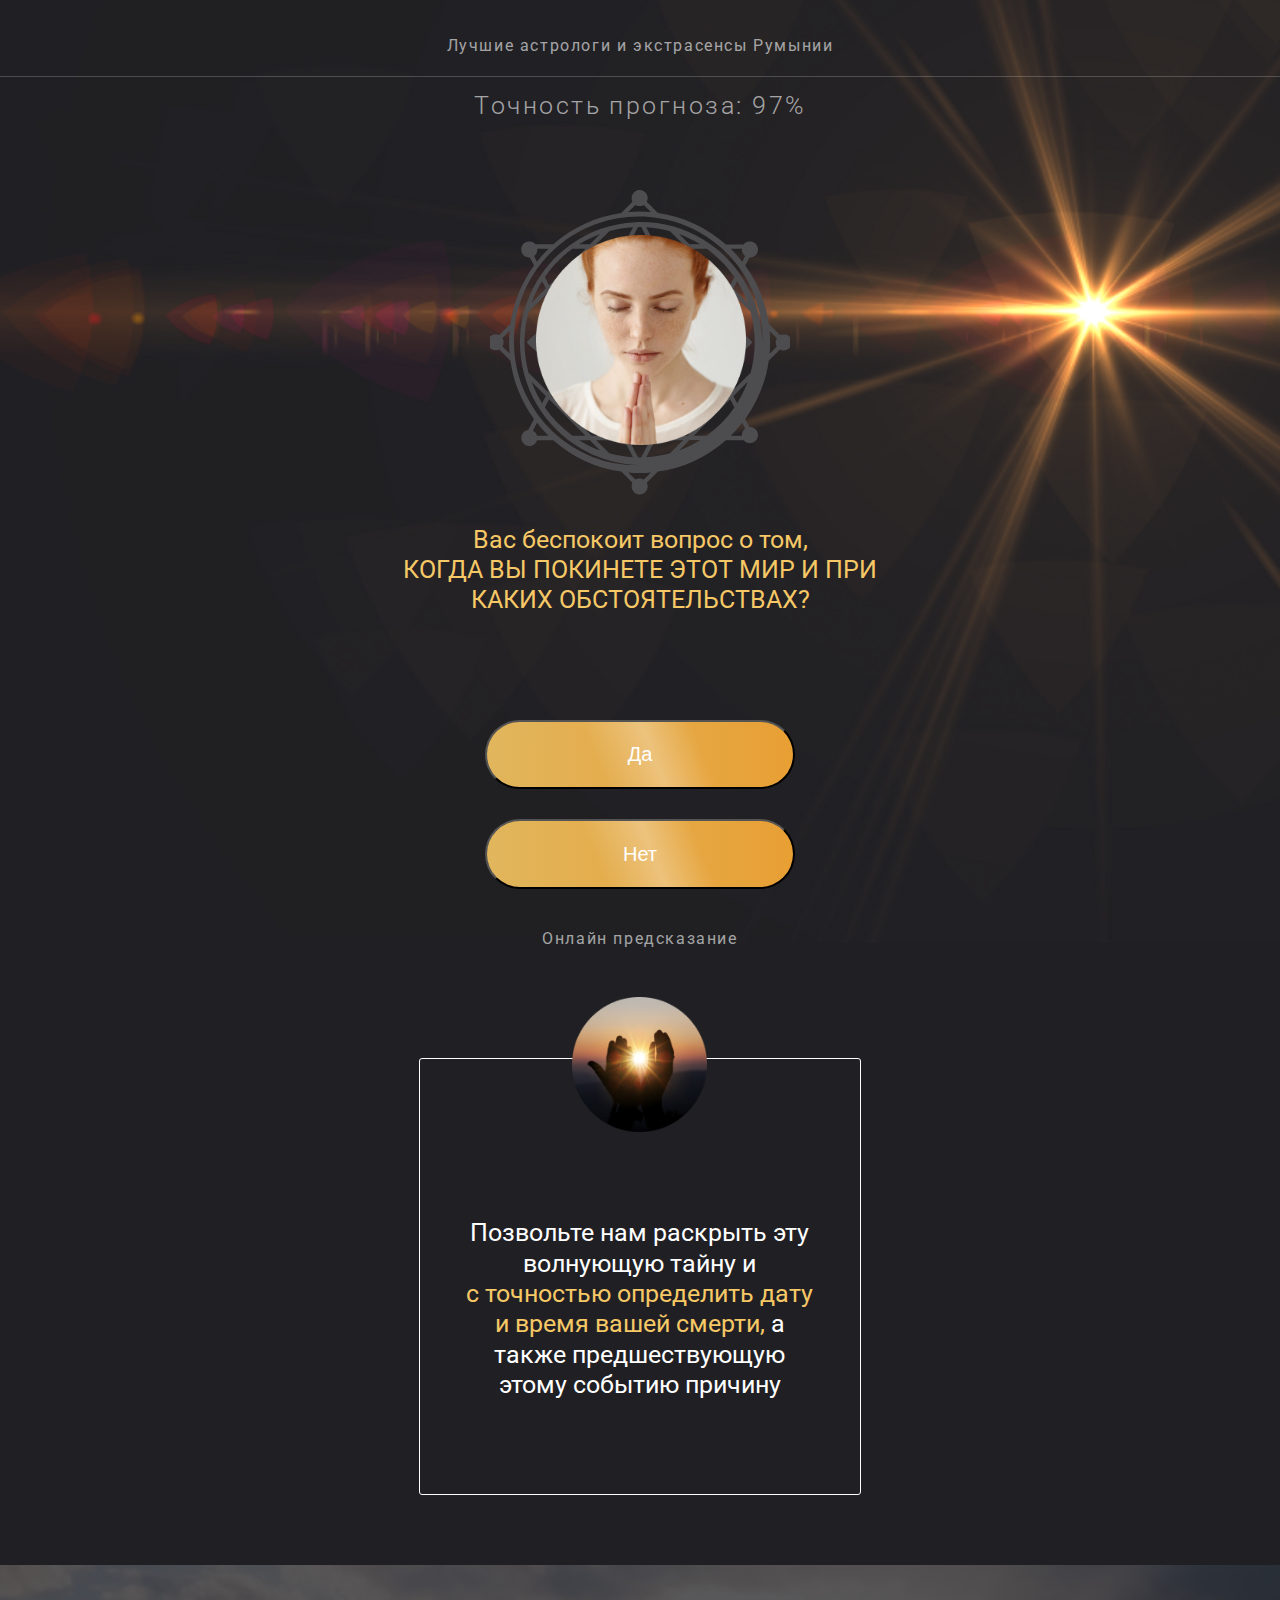
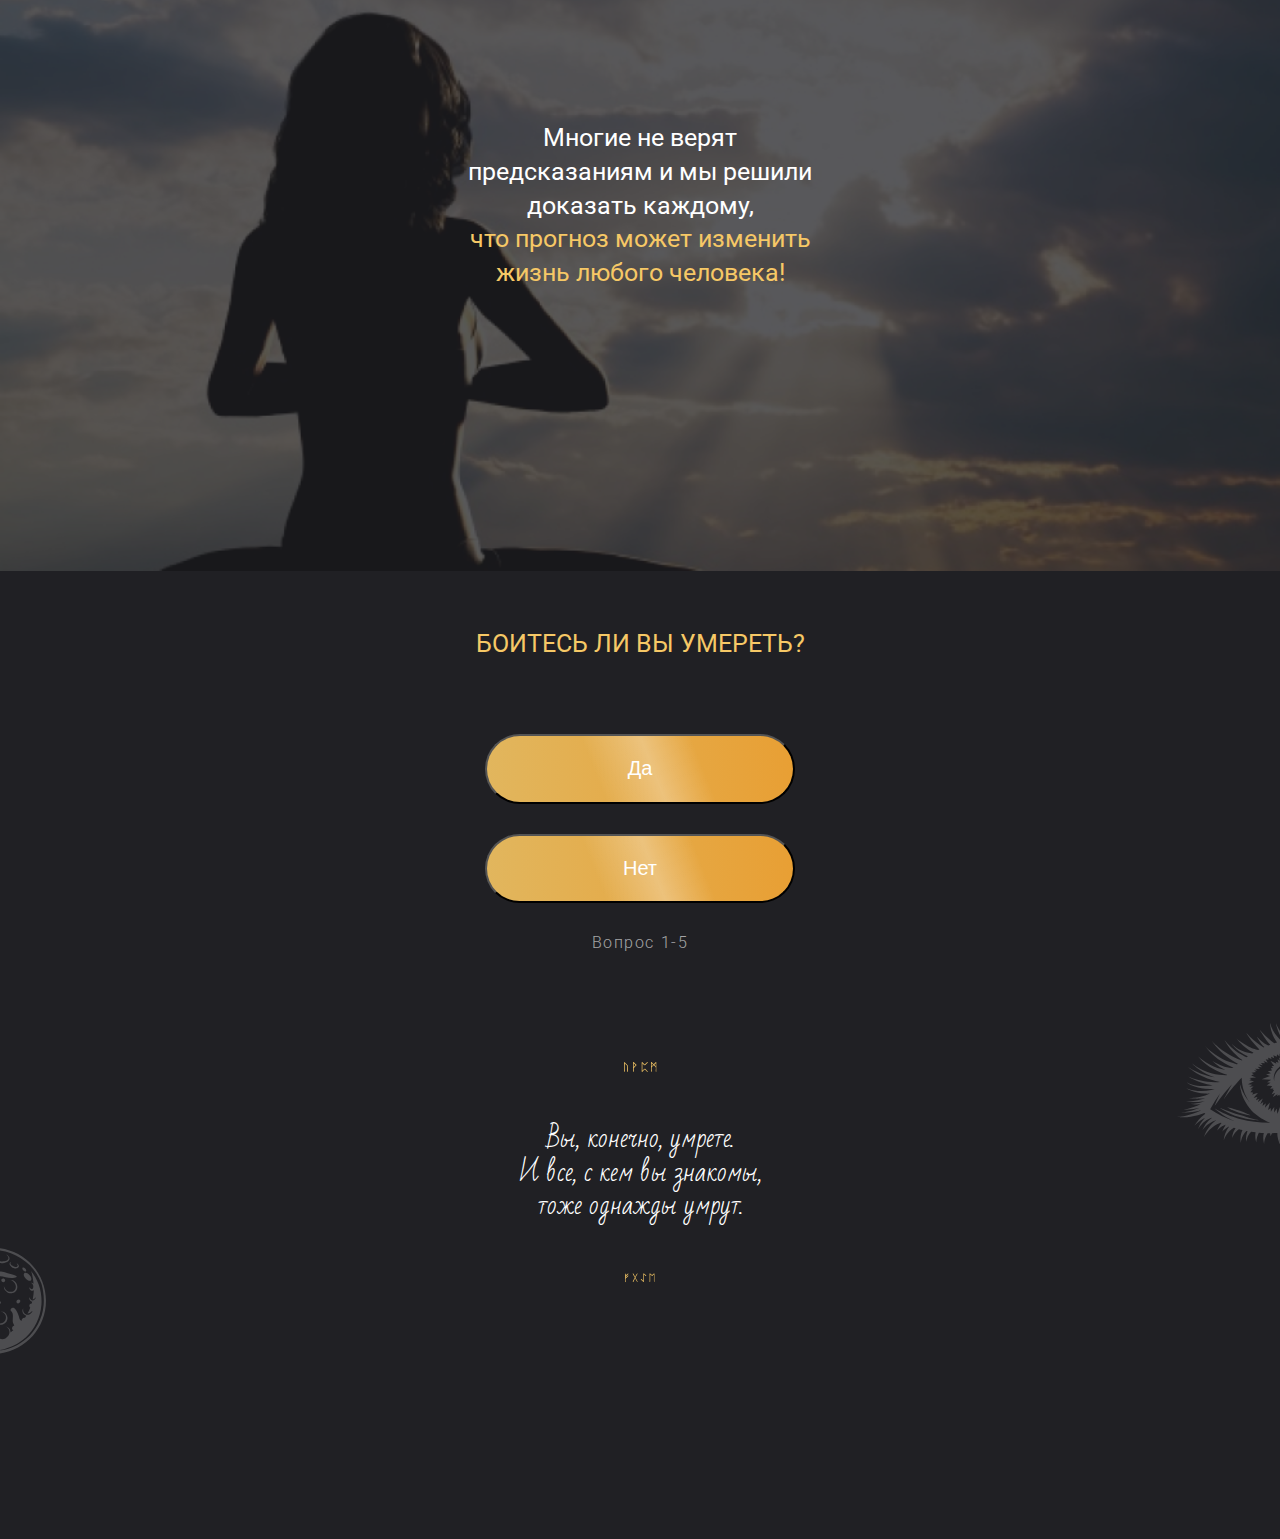
<file: index.html>
<!DOCTYPE html>
<html lang="en">
  <head>
    <meta charset="UTF-8" />
    <meta http-equiv="X-UA-Compatible" content="IE=edge" />
    <meta name="viewport" content="width=device-width, initial-scale=1.0" />
    <link rel="stylesheet" href="styles/style.css" />
    <link rel="preconnect" href="https://fonts.gstatic.com" />
    <link
      href="https://fonts.googleapis.com/css2?family=Roboto:wght@300&display=swap"
      rel="stylesheet"
    />
    <title>Предсказание смерти</title>
  </head>
  <body>
    <div class="main-page">
      <section class="question">
        <span>Лучшие астрологи и экстрасенсы Румынии</span>
        <div class="horisontal-line"></div>
        <h1>Точность прогноза: 97%</h1>
        <div class="img-wrapper"><img src="./images/woman1.png" alt="" /></div>
        <div class="description">
          <p class="gold-text">
            Вас беспокоит вопрос о том, <br />
            КОГДА ВЫ ПОКИНЕТЕ ЭТОТ МИР И ПРИ КАКИХ ОБСТОЯТЕЛЬСТВАХ?
          </p>
        </div>
        <div class="btn-wrapper">
          <a href="#quiz">
            <button class="btn">Да</button>
          </a>
          <a href="#quiz">
            <button class="btn">Нет</button>
          </a>
          <p>Онлайн предсказание</p>
        </div>
      </section>
      <section class="prediction">
        <div class="prediction_first">
          <img src="./images/hands.png" alt="" />
          <div class="text-wrapper">
            <p>
              Позвольте нам раскрыть эту волнующую тайну и <br />
              <span class="gold-text">
                с точностью определить дату <br />
                и время вашей смерти,
              </span>
              а <br class="br" />
              также предшествующую <br />
              этому событию причину
            </p>
          </div>
        </div>
        <div class="big-img"></div>
        <p class="absolute-p">
          Многие не верят <br />
          предсказаниям и мы решили доказать каждому, <br />
          <span class="gold-text"
            >что прогноз может изменить жизнь любого человека!</span
          >
        </p>
      </section>
      <section class="form-page">
        <span class="gold-text">БОИТЕСЬ ЛИ ВЫ УМЕРЕТЬ?</span>
        <div class="btn-wrapper">
          <a href="./testPages/questionPage.html" name="quiz">
            <button class="btn">Да</button>
          </a>
          <a href="./testPages/questionPage.html">
            <button class="btn">Нет</button>
          </a>
        </div>
        <p>Вопрос 1-5</p>
      </section>
      <footer class="footer">
        <img src="./images/rune1.svg" alt="" />
        <p class="nice-text">
          Вы, конечно, умрете.<br />
          И все, с кем вы знакомы, <br />тоже однажды умрут.
        </p>
        <img src="./images/rune2.svg" alt="" />
        <p class="hidden-footer">
          TERMENI SI CONDITII: ACESTA ESTE UN SERVICIU DE DIVERTISMENT. PRIN
          FOLOSIREA LUI DECLARATI CA AVETI 18 ANI IMPLINITI,
        </p>
      </footer>
    </div>
  </body>
</html>
</file>
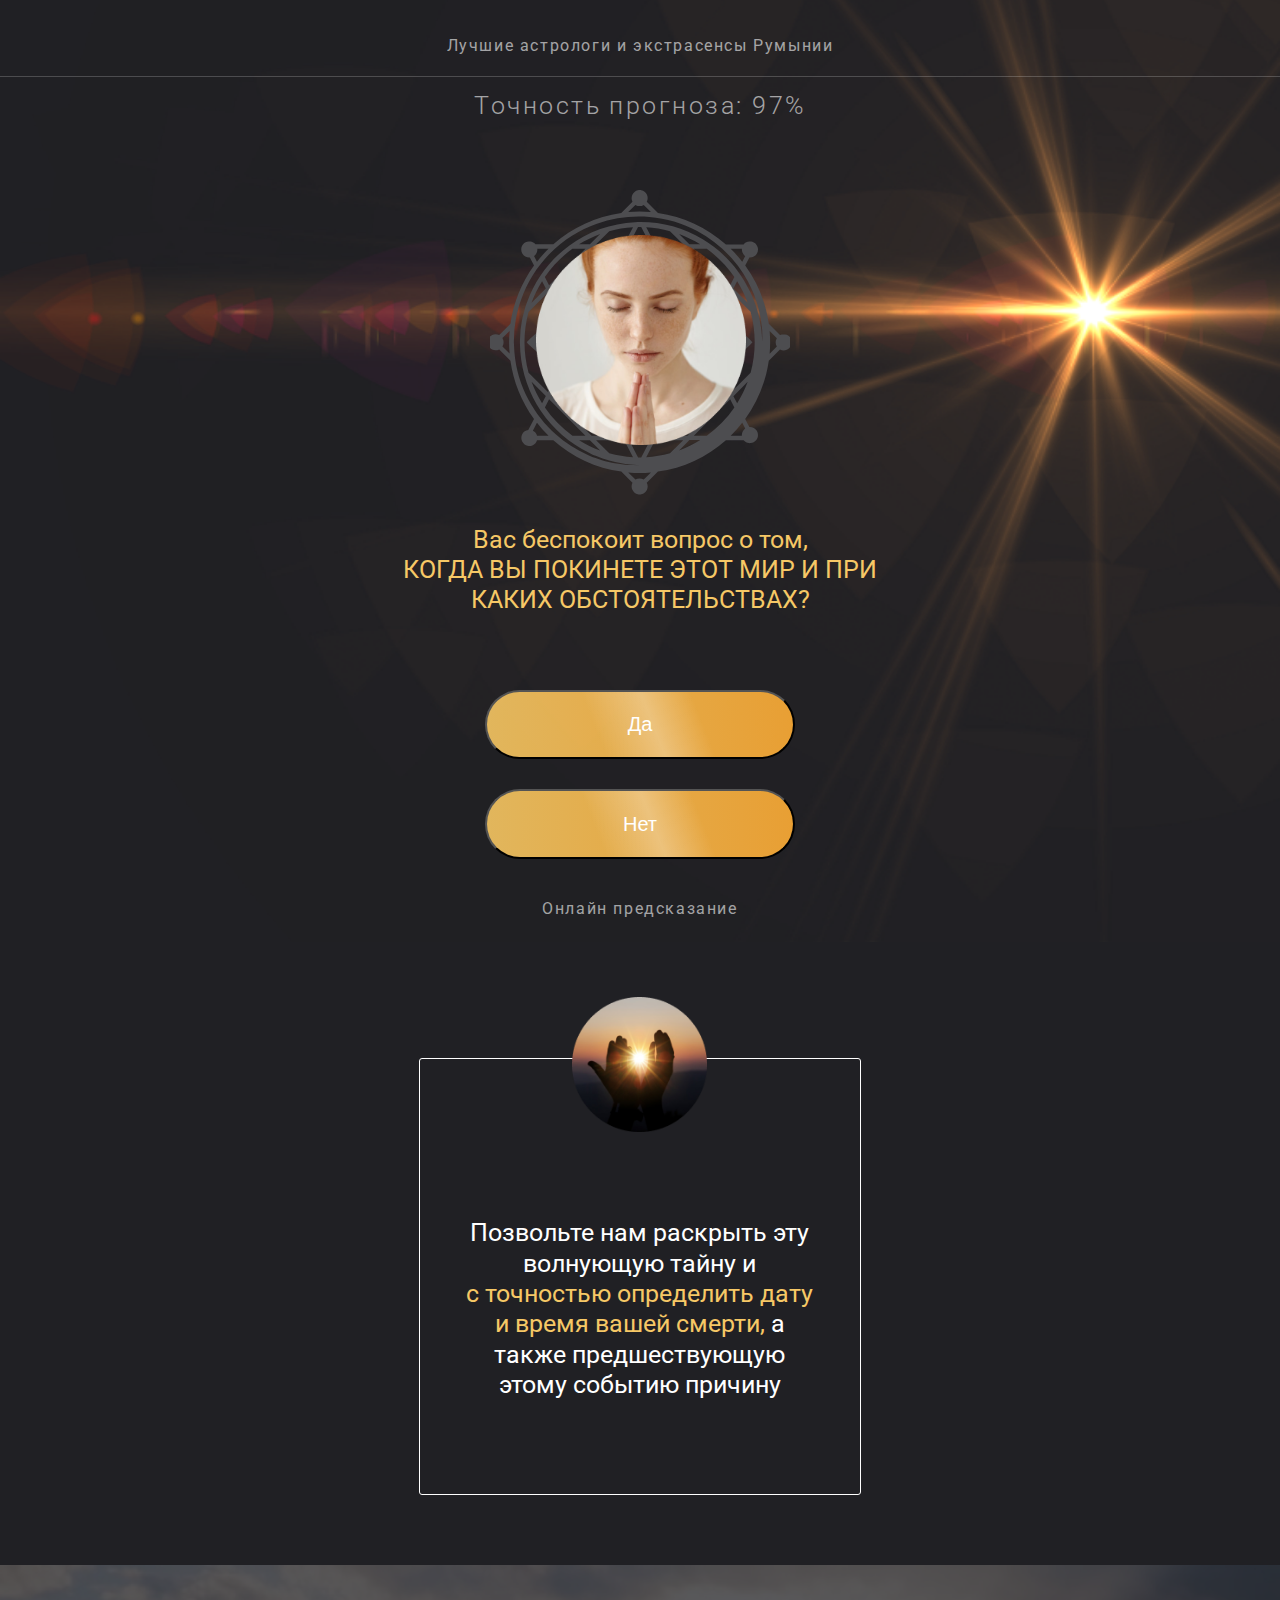
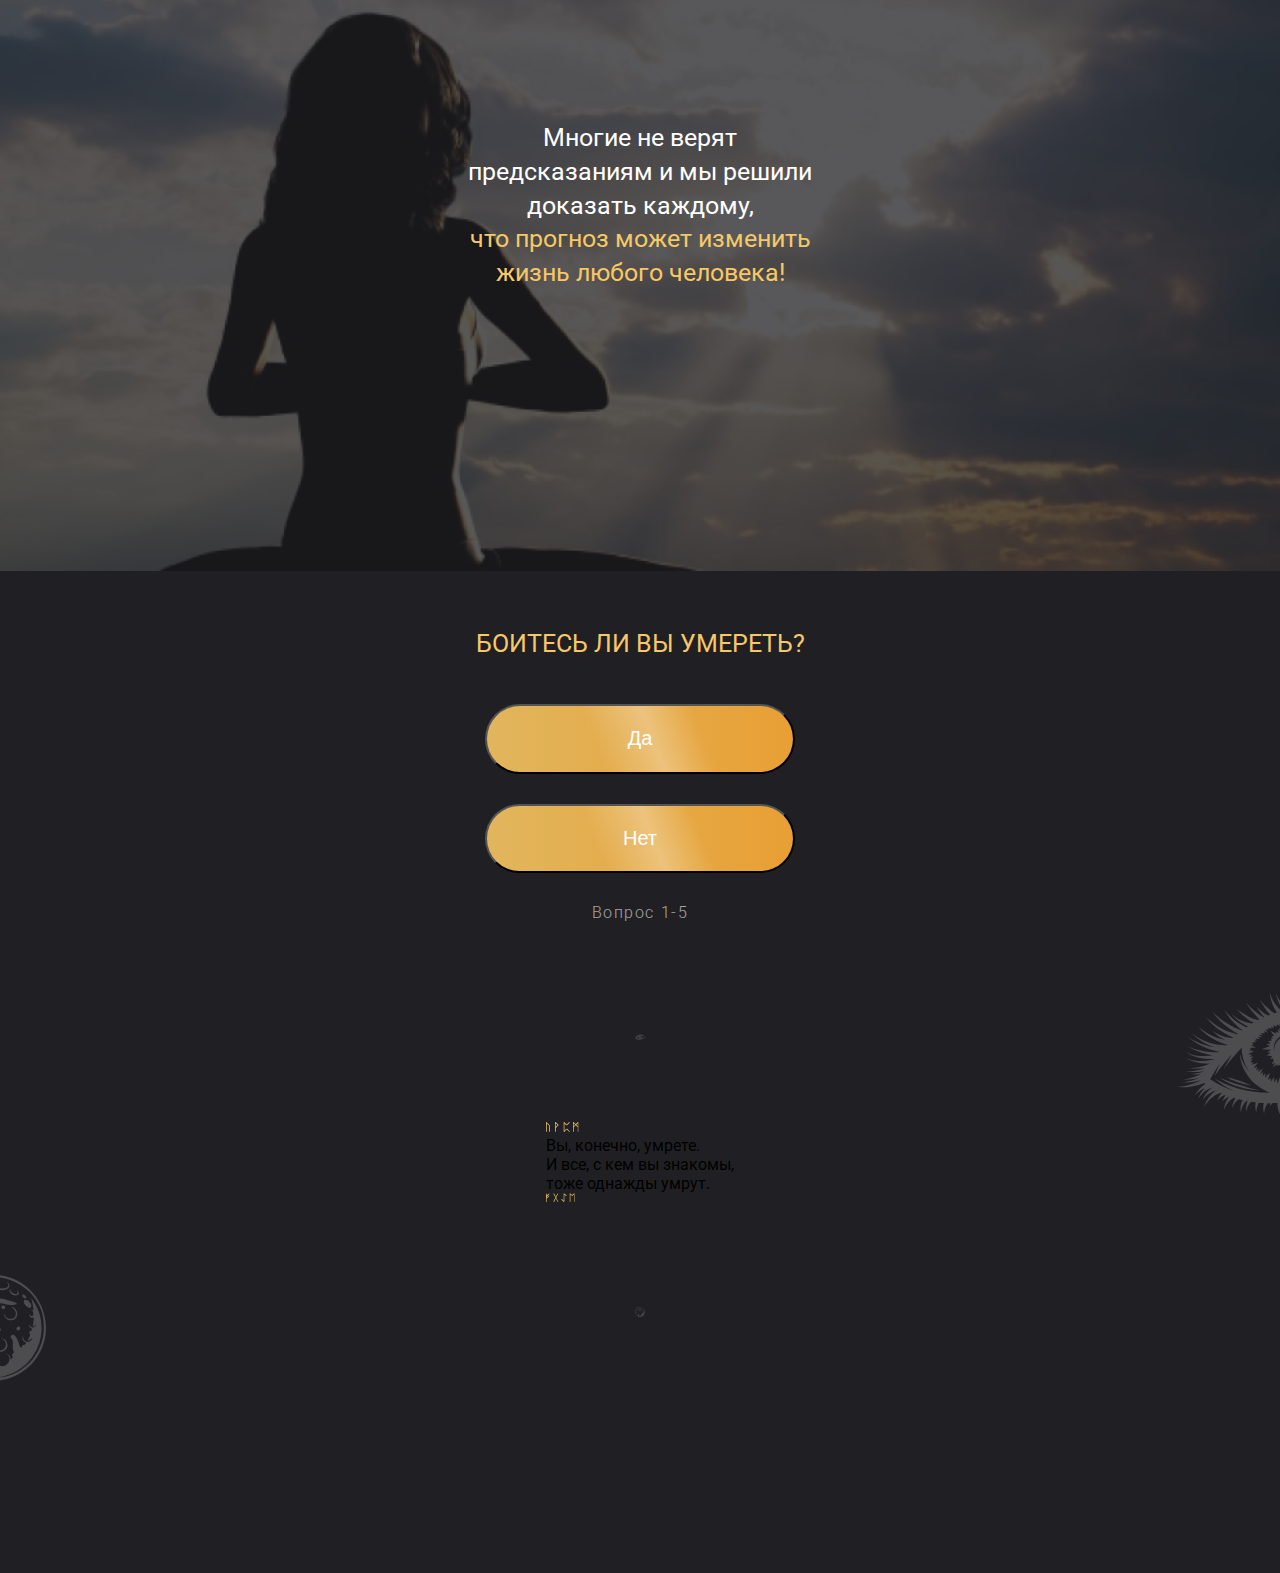
<file: main.html>
<!DOCTYPE html>
<html lang="en">
  <head>
    <meta charset="UTF-8" />
    <meta http-equiv="X-UA-Compatible" content="IE=edge" />
    <meta name="viewport" content="width=device-width, initial-scale=1.0" />
    <link rel="stylesheet" href="styles/style.css" />
    <link rel="preconnect" href="https://fonts.gstatic.com" />
    <link
      href="https://fonts.googleapis.com/css2?family=Roboto:wght@300&display=swap"
      rel="stylesheet"
    />
    <title>Document</title>
  </head>
  <body>
    <div class="main-page">
      <section class="question">
        <span>Лучшие астрологи и экстрасенсы Румынии</span>
        <div class="horisontal-line"></div>
        <h1>Точность прогноза: 97%</h1>
        <div class="img-wrapper"><img src="./images/woman1.png" alt="" /></div>
        <div class="description">
          <p class="gold-text">
            Вас беспокоит вопрос о том, <br />
            КОГДА ВЫ ПОКИНЕТЕ ЭТОТ МИР И ПРИ КАКИХ ОБСТОЯТЕЛЬСТВАХ?
          </p>
        </div>
        <div class="btn-wrapper">
          <button class="btn">Да</button>
          <button class="btn">Нет</button>
          <p>Онлайн предсказание</p>
        </div>
      </section>
      <section class="prediction">
        <div class="prediction_first">
          <img src="./images/hands.png" alt="" />
          <div class="text-wrapper">
            <p>
              Позвольте нам раскрыть эту волнующую тайну и <br />
              <span class="gold-text">
                с точностью определить дату <br />
                и время вашей смерти,
              </span>
              а <br />
              также предшествующую <br />
              этому событию причину
            </p>
          </div>
        </div>
        <div class="big-img"></div>
        <p class="absolute-p">
          Многие не верят <br />
          предсказаниям и мы решили доказать каждому, <br />
          <span class="gold-text"
            >что прогноз может изменить жизнь любого человека!</span
          >
        </p>
      </section>
      <section class="form-page">
        <span class="gold-text">БОИТЕСЬ ЛИ ВЫ УМЕРЕТЬ?</span>
        <div class="btn-wrapper">
          <button class="btn">Да</button>
          <button class="btn">Нет</button>
        </div>
        <p>Вопрос 1-5</p>
      </section>
      <footer class="footer">
        <img src="./images/eye-1.svg" class="eye1-img" alt="" />
        <div class="slogan">
          <img src="./images/rune1.svg" alt="" />
          <p>
            Вы, конечно, умрете.<br />
            И все, с кем вы знакомы,<br />
            тоже однажды умрут.
          </p>
          <img src="./images/rune2.svg" alt="" />
        </div>
        <img src="./images/eye.svg" class="eye2-img" alt="" />
      </footer>
    </div>
  </body>
</html>
</file>
<file: styles/style.css>
@import url("https://fonts.googleapis.com/css2?family=Bad+Script&display=swap");

html {
  font-size: 16px;
}

* {
  margin: 0;
  padding: 0;
}

body {
  background-color: #202024;
  font-family: "Roboto", sans-serif;
}

.main-page {
  display: flex;
  flex-direction: column;
  align-items: center;
  margin-top: -156px;
  width: 100%;
}

/* Первая секция */
.gold-text {
  color: #f6c866;
}

.question {
  display: flex;
  flex-direction: column;
  align-items: center;
  width: 100%;
  height: 1098px;
  padding-top: 156px;
  background: url("../images/blik.png") no-repeat 0 -156px;
  background-size: 100% 100%;
}

.question span {
  color: rgba(255, 255, 255, 0.6);
  font-size: 1rem;
  line-height: 1.2rem;
  letter-spacing: 0.1em;
  padding-top: 36.46px;
}

.horisontal-line {
  width: 1440px;
  border-bottom: 1px solid rgba(255, 255, 255, 0.2);
  padding: 10px 0;
}

.question h1 {
  padding-top: 15px;
  padding-bottom: 40px;
  color: rgba(255, 255, 255, 0.6);
  font-size: 1.56rem;
  font-weight: 300;
  line-height: 1.8rem;
  letter-spacing: 0.1em;
}

.img-wrapper {
  padding-top: 64.42px;
  height: 300px;
  width: 300px;
  background: url("../images/icon1.svg") no-repeat 50% 50%;
  background-size: 344.76px 344.61px;
}

.img-wrapper img {
  position: relative;
  top: 10px;
  left: 46px;
  width: 210px;
  height: 210px;
}

.description {
  width: 499.97px;
  height: 130.2px;
}

.description p {
  font-style: normal;
  font-weight: normal;
  font-size: 1.56rem;
  line-height: 1.875rem;
  text-align: center;
}

.btn-wrapper {
  display: flex;
  flex-direction: column;
  margin-top: 35px;
}

.btn {
  width: 310.75px;
  height: 69.44px;
  background: linear-gradient(
      248.67deg,
      rgba(255, 255, 255, 0) 30.84%,
      rgba(255, 255, 255, 0.29) 46.06%,
      rgba(255, 255, 255, 0) 64.04%
    ),
    linear-gradient(
      90deg,
      rgba(246, 200, 102, 0.9) -6.2%,
      rgba(254, 173, 53, 0.9) 100%
    );
  border-radius: 50px;
  font-size: 1.25rem;
  line-height: 1.43rem;
  color: #ffffff;
}

.btn:last-of-type {
  margin-top: 30px;
}

.btn-wrapper p {
  margin-top: 40px;
  font-size: 1rem;
  line-height: 1.2rem;
  text-align: center;
  letter-spacing: 0.1em;
  color: rgba(255, 255, 255, 0.6);
}

.btn:active,
.btn:focus {
  outline: none;
}
.btn::-moz-focus-inner {
  border: 0;
}

/* Вторая секция */

.prediction {
  display: flex;
  flex-direction: column;
  align-items: center;
  justify-content: center;
  width: 100%;
}

.prediction_first {
  margin-top: -40px;
  display: flex;
  flex-direction: column;
  align-items: center;
  justify-content: center;
  border: 1px solid #ffffff;
  box-sizing: border-box;
  border-radius: 3px;
  width: 442.68px;
  height: 437.48px;
}

.prediction_first img {
  position: relative;
  top: -26%;
  width: 135px;
  height: 135px;
}

.text-wrapper {
  margin-top: -1.7rem;
  width: 365px;
  height: 225px;
}

.text-wrapper p {
  font-weight: normal;
  font-size: 1.56rem;
  line-height: 1.9rem;
  text-align: center;
  color: #ffffff;
}

.big-img {
  width: 1440px;
  height: 606px;
  margin-top: 70px;
  background: url("../images/image7.jpg") no-repeat 0 -170px;
  background-size: cover;
  opacity: 0.25;
  margin-bottom: 50px;
}

.absolute-p {
  position: relative;
  left: 0;
  top: -400px;
  width: 380.19px;
  height: 258.67px;
  font-size: 1.56rem;
  line-height: 2.1rem;
  text-align: center;
  color: #ffffff;
  opacity: 1;
}

/* Третья секция */

.form-page {
  margin-top: -190px;
  display: flex;
  flex-direction: column;
  justify-content: center;
  align-items: center;
}

.form-page span {
  font-size: 1.56rem;
  line-height: 1.81rem;
  margin-bottom: 10px;
}

.form-page p {
  margin: 30px 0;
  font-weight: 300;
  font-size: 1rem;
  line-height: 1.2rem;
  text-align: center;
  letter-spacing: 0.1em;
  color: rgba(255, 255, 255, 0.6);
}

/* Четвертая секция (footer) */

.footer {
  width: 100%;
  display: flex;
  flex-direction: column;
  align-items: center;
  background: url("../images/eye-1.svg") no-repeat 90% 0,
    url("../images/eye.svg") no-repeat 5% 90%;
}

.footer img {
  height: 10px;
}

.footer img:first-of-type {
  margin-top: 80px;
}

.footer img:last-of-type {
  margin-bottom: 100px;
}

.nice-text {
  padding: 50px 0;
  font-family: Bad Script;
  font-style: normal;
  font-weight: normal;
  font-size: 1.56rem;
  line-height: 2.1rem;
  text-align: center;
  color: #ffffff;
}

.hidden-footer {
  display: none;
  font-family: Roboto;
  font-style: normal;
  font-weight: normal;
  font-size: 0.43rem;
  line-height: 0.56rem;
  text-align: center;
  letter-spacing: 3px;
  text-transform: uppercase;
  color: #9d9d9d;
}

@media (min-width: 600px) and (max-width: 1440px) {
  .horisontal-line {
    width: 100%;
  }
  .big-img {
    width: 100%;
  }
  .absolute-p {
    top: -500px;
  }
  .form-page {
    margin-top: -250px;
  }
  .footer {
    background: url("../images/eye-1.svg") no-repeat 113% 0,
      url("../images/eye.svg") no-repeat -10% 90%;
  }
}

@media (min-width: 300px) and (max-width: 595px) {
  .question {
    width: 100%;
    height: auto;
    background: url("../images/blik.png") no-repeat 0 185px;
    background-size: 112% 50%;
  }

  .question span {
    font-size: 0.75rem;
    line-height: 0.875rem;
    padding: 20px 0 10px 0;
  }

  .horisontal-line {
    width: 100%;
    padding: 0;
  }

  .question h1 {
    padding-top: 15px;
    padding-bottom: 40px;
    font-size: 1.25rem;
    line-height: 1.43rem;
  }

  .img-wrapper {
    padding-top: 0px;
    height: 220px;
    width: 220px;
    background-size: 250px 250px;
  }

  .img-wrapper img {
    top: 33px;
    left: 35px;
    width: 150px;
    height: 150px;
  }

  .description {
    width: 288px;
    height: 75px;
    margin-top: 20px;
  }

  .description p {
    font-size: 1rem;
    line-height: 1.56rem;
    text-align: center;
  }

  .btn-wrapper {
    margin-top: 20px;
  }

  .btn {
    width: 179px;
    height: 40px;
    font-size: 0.875rem;
    line-height: 1rem;
  }

  .btn:last-of-type {
    margin-top: 20px;
  }

  .btn-wrapper p {
    margin-top: 20px;
    font-size: 0.75rem;
    line-height: 0.875rem;
  }

  .prediction {
    margin-top: 30px;
  }

  .prediction_first {
    margin-top: 40px;
    width: 255px;
    height: 252px;
  }

  .prediction_first img {
    position: relative;
    top: -25%;
    width: 80px;
    height: 80px;
  }
  .text-wrapper {
    width: 210px;
    height: 162px;
    margin-top: -50px;
  }

  .text-wrapper p {
    font-size: 1rem;
    line-height: 1.56rem;
  }

  .text-wrapper p .gold-text {
    font-size: 1.2rem;
    font-weight: 600;
  }

  .br {
    display: none;
  }

  .big-img {
    width: 100%;
    height: 331px;
    margin-top: 70px;
    background: url("../images/image7.jpg") no-repeat 23% 0;
    background-size: cover;
    opacity: 0.2;
    margin-bottom: 30px;
  }

  .absolute-p {
    left: 0;
    top: -250px;
    width: 219px;
    height: 149px;
    font-size: 1rem;
    line-height: 1.56rem;
  }

  .absolute-p .gold-text {
    font-size: 1.2rem;
    font-weight: 500;
  }

  .form-page {
    margin-top: -130px;
  }

  .form-page span {
    font-size: 1rem;
    line-height: 1.2rem;
  }

  .form-page p {
    margin: 20px 0;
    font-size: 0.75rem;
    line-height: 0.875rem;
  }

  .footer {
    width: 100%;
    background: url("../images/eye-1.svg") no-repeat 115% 6% / 90px 90px,
      url("../images/eye.svg") no-repeat -5% 70% / 50px 50px;
  }

  .footer img:first-of-type {
    margin-top: 60px;
  }

  .footer img:last-of-type {
    margin-bottom: 60px;
  }

  .nice-text {
    padding: 40px 0;
    font-size: 1.25rem;
    line-height: 1.75rem;
  }

  .hidden-footer {
    display: inline-block;
    font-size: 0.5rem;
    letter-spacing: 0;
  }
}
</file>
